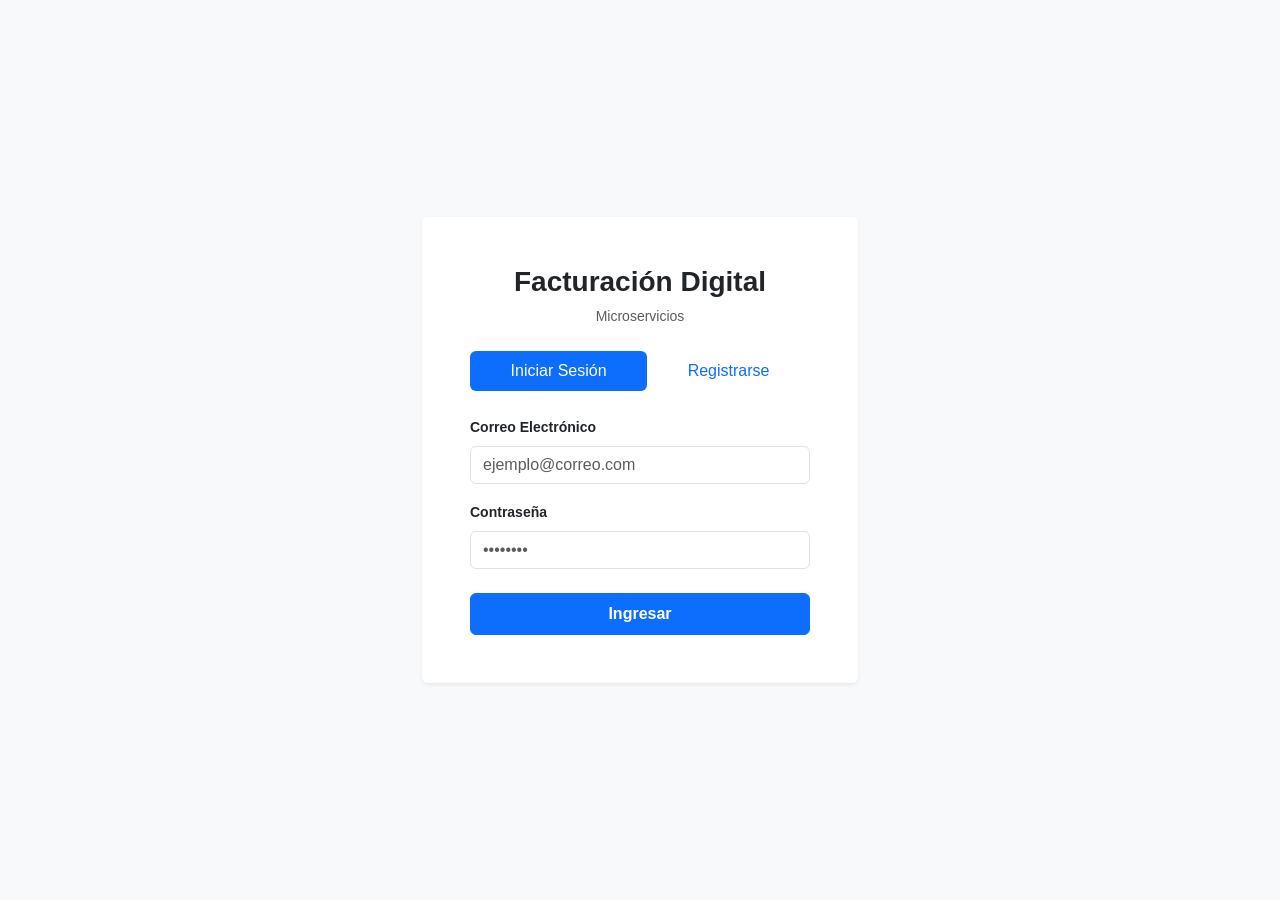
<file: facturacion-microservicios/frontend/index.html>
<!DOCTYPE html>
<html lang="es">
<head>
  <meta charset="UTF-8">
  <meta name="viewport" content="width=device-width, initial-scale=1.0">
  <title>Acceso - Sistema de Facturación Digital</title>
  <!-- Bootstrap 5 CSS CDN -->
  <link href="https://cdn.jsdelivr.net/npm/bootstrap@5.3.3/dist/css/bootstrap.min.css" rel="stylesheet">
  <link rel="stylesheet" href="css/styles.css">
</head>
<body class="d-flex align-items-center justify-content-center min-vh-100 py-4">

  <!-- Contenedor para notificaciones toast -->
  <div data-hook="toast-container" id="toast-container"></div>

  <main class="container" style="max-width: 460px;">
    <div class="card shadow-sm border-0">
      <div class="card-body p-4 p-md-5">
        <header class="text-center mb-4">
          <h1 class="h3 fw-bold text-dark">Facturación Digital</h1>
          <p class="text-muted small">Microservicios</p>
        </header>

        <!-- Navegación de pestañas Login / Registro -->
        <ul class="nav nav-pills nav-fill mb-4" role="tablist">
          <li class="nav-item" role="presentation">
            <button class="nav-link active" data-hook="tab-login-btn" id="pills-login-tab" data-bs-toggle="pill" data-bs-target="#pills-login" type="button" role="tab">Iniciar Sesión</button>
          </li>
          <li class="nav-item" role="presentation">
            <button class="nav-link" data-hook="tab-register-btn" id="pills-register-tab" data-bs-toggle="pill" data-bs-target="#pills-register" type="button" role="tab">Registrarse</button>
          </li>
        </ul>

        <div class="tab-content">
          <!-- Formulario de Iniciar Sesión -->
          <div class="tab-pane fade show active" id="pills-login" role="tabpanel">
            <form data-hook="login-form">
              <div class="mb-3">
                <label for="login-email" class="form-label small fw-semibold">Correo Electrónico</label>
                <input type="email" class="form-control" id="login-email" data-hook="login-email" placeholder="ejemplo@correo.com" required autocomplete="email">
              </div>
              <div class="mb-4">
                <label for="login-password" class="form-label small fw-semibold">Contraseña</label>
                <input type="password" class="form-control" id="login-password" data-hook="login-password" placeholder="••••••••" required autocomplete="current-password">
              </div>
              <button type="submit" class="btn btn-primary w-100 py-2 fw-semibold" data-hook="btn-login-submit">Ingresar</button>
            </form>
          </div>

          <!-- Formulario de Registro -->
          <div class="tab-pane fade" id="pills-register" role="tabpanel">
            <form data-hook="register-form">
              <div class="mb-3">
                <label for="register-nombre" class="form-label small fw-semibold">Nombre Completo</label>
                <input type="text" class="form-control" id="register-nombre" data-hook="register-nombre" placeholder="Juan Pérez" required>
              </div>
              <div class="mb-3">
                <label for="register-email" class="form-label small fw-semibold">Correo Electrónico</label>
                <input type="email" class="form-control" id="register-email" data-hook="register-email" placeholder="juan@correo.com" required>
              </div>
              <div class="mb-4">
                <label for="register-password" class="form-label small fw-semibold">Contraseña</label>
                <input type="password" class="form-control" id="register-password" data-hook="register-password" placeholder="Mínimo 6 caracteres" minlength="6" required autocomplete="new-password">
              </div>
              <button type="submit" class="btn btn-success w-100 py-2 fw-semibold" data-hook="btn-register-submit">Crear Cuenta</button>
            </form>
          </div>
        </div>

      </div>
    </div>
  </main>

  <!-- Bootstrap 5 JS Bundle CDN -->
  <script src="https://cdn.jsdelivr.net/npm/bootstrap@5.3.3/dist/js/bootstrap.bundle.min.js"></script>

  <!-- Script de inicio de sesión y registro -->
  <script type="module">
    import { initAuthPage } from './js/auth.js';
    document.addEventListener('DOMContentLoaded', () => {
      initAuthPage();
    });
  </script>
</body>
</html>
</file>
<file: facturacion-microservicios/frontend/css/styles.css>
/* Estilos neutros y funcionales para el frontend */
:root {
  --primary-color: #2b3a4a;
  --secondary-color: #4a5d6e;
  --bg-light: #f8f9fa;
  --border-color: #dee2e6;
}

body {
  background-color: var(--bg-light);
  font-family: -apple-system, BlinkMacSystemFont, "Segoe UI", Roboto, "Helvetica Neue", Arial, sans-serif;
  color: #333;
}

.navbar-brand {
  font-weight: 600;
  letter-spacing: 0.5px;
}

.card {
  border: 1px solid var(--border-color);
  box-shadow: 0 1px 3px rgba(0, 0, 0, 0.05);
}

.table th {
  background-color: #edf2f7;
  font-weight: 600;
}

/* Toast container */
#toast-container {
  position: fixed;
  top: 1.5rem;
  right: 1.5rem;
  z-index: 1080;
}

/* Modales e interacción */
.pre-json {
  background-color: #1e1e1e;
  color: #d4d4d4;
  padding: 1rem;
  border-radius: 6px;
  max-height: 400px;
  overflow: auto;
  font-size: 0.875rem;
}

/* Área de factura impresa / vista previa */
.factura-box {
  background: white;
  border: 1px solid var(--border-color);
  border-radius: 8px;
  padding: 2rem;
}

/* REGLAS PARA IMPRESIÓN Y GUARDAR COMO PDF (window.print()) */
@media print {
  body {
    background: white !important;
    color: black !important;
    font-size: 12pt;
  }

  /* Ocultar todo lo que no sea la factura en la impresión */
  .no-print,
  nav,
  .btn,
  #toast-container,
  .nav-tabs,
  .modal,
  .card-header,
  footer {
    display: none !important;
  }

  /* Mostrar únicamente el contenedor de la factura */
  [data-hook="factura-detalle-vista"] {
    display: block !important;
    margin: 0 !important;
    padding: 0 !important;
  }

  .factura-box {
    border: none !important;
    box-shadow: none !important;
    padding: 0 !important;
    width: 100% !important;
  }

  table {
    width: 100% !important;
    border-collapse: collapse !important;
  }

  table, th, td {
    border: 1px solid #ddd !important;
  }

  th, td {
    padding: 8px !important;
    text-align: left;
  }
}
</file>
